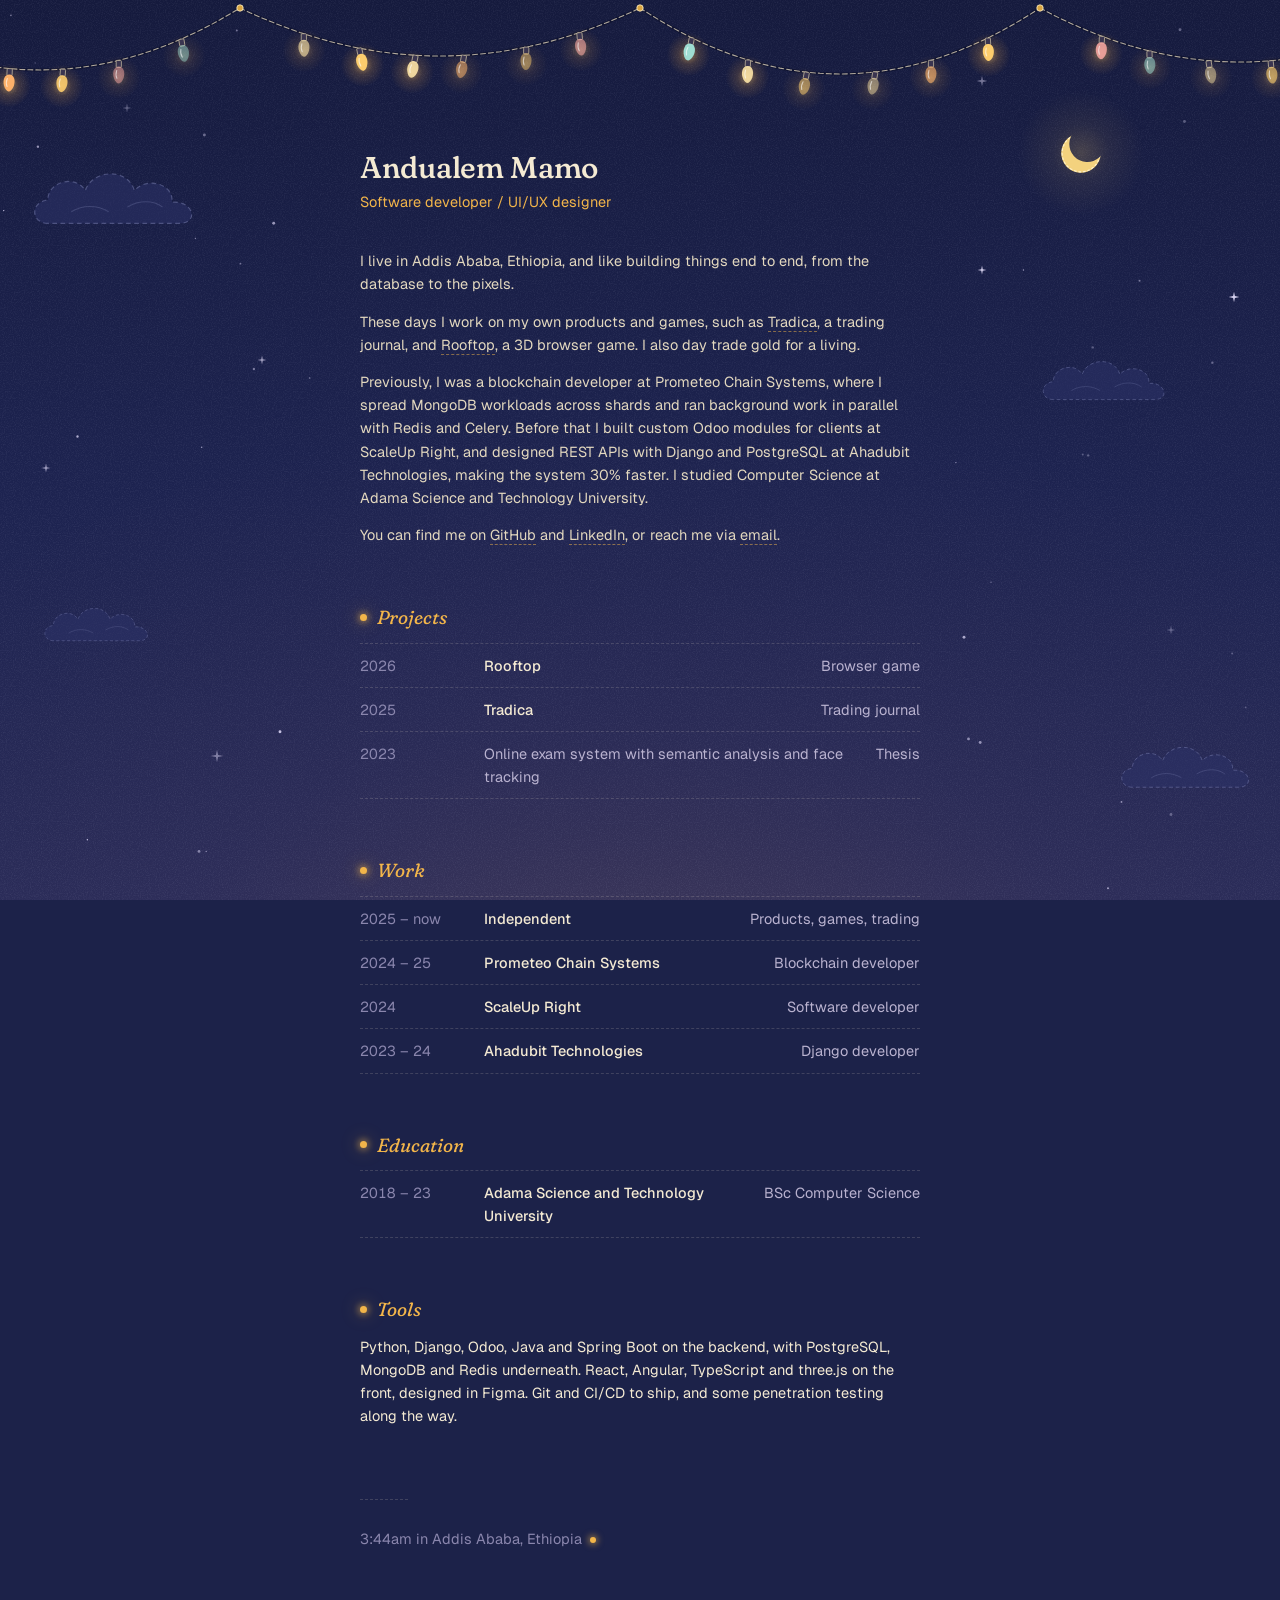
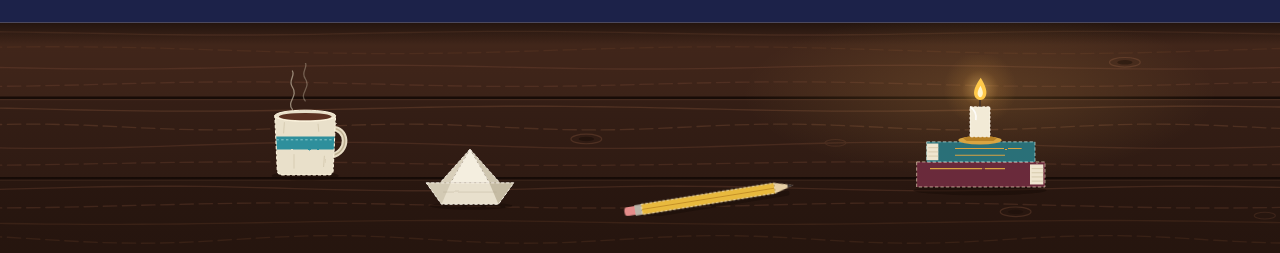
<file: index.html>
<!doctype html>
<html lang="en">
<head>
  <meta charset="utf-8">
  <meta name="viewport" content="width=device-width, initial-scale=1">
  <title>Andualem Mamo</title>
  <meta name="description" content="Andualem Mamo is a software developer and UI/UX designer in Addis Ababa, Ethiopia, who builds his own products and games and day trades gold.">
  <meta property="og:title" content="Andualem Mamo">
  <meta property="og:description" content="Software developer and UI/UX designer in Addis Ababa. Backend systems, Tradica and Rooftop.">
  <meta property="og:type" content="website">
  <meta property="og:image" content="/images/rooftop/title.webp">
  <meta name="theme-color" content="#1c2249">
  <link rel="icon" href="/favicon.svg" type="image/svg+xml">
  <link rel="preconnect" href="https://fonts.googleapis.com">
  <link rel="preconnect" href="https://fonts.gstatic.com" crossorigin>
  <link href="https://fonts.googleapis.com/css2?family=Fraunces:ital,opsz,wght,SOFT,WONK@0,9..144,400..500,0..100,0..1;1,9..144,400..500,0..100,0..1&family=Geist:wght@400;500&display=swap" rel="stylesheet">
  <link rel="stylesheet" href="/styles.css">
</head>
<body>
  <div class="lights" aria-hidden="true"></div>
  <main>
    <header class="intro">
      <h1>Andualem Mamo</h1>
      <p class="sub">Software developer / UI/UX designer</p>
    </header>

    <div class="bio">
      <p>I live in Addis Ababa, Ethiopia, and like building things end to end, from the database to the pixels.</p>
      <p>These days I work on my own products and games, such as <a href="/tradica/">Tradica</a>, a trading journal, and <a href="/rooftop/">Rooftop</a>, a 3D browser game. I also day trade gold for a living.</p>
      <p>Previously, I was a blockchain developer at Prometeo Chain Systems, where I spread MongoDB workloads across shards and ran background work in parallel with Redis and Celery. Before that I built custom Odoo modules for clients at ScaleUp Right, and designed REST APIs with Django and PostgreSQL at Ahadubit Technologies, making the system 30% faster. I studied Computer Science at Adama Science and Technology University.</p>
      <p>You can find me on <a href="https://github.com/andualem1414" target="_blank" rel="noopener">GitHub</a> and <a href="https://www.linkedin.com/in/andualem1414/" target="_blank" rel="noopener">LinkedIn</a>, or reach me via <a href="mailto:andualem1414@gmail.com">email</a>.</p>
    </div>

    <section aria-labelledby="projects">
      <h2 class="section-title" id="projects">Projects</h2>
      <ul class="list">
        <li>
          <a class="row" href="/rooftop/">
            <span class="when">2026</span>
            <span class="what">Rooftop</span>
            <span class="aside">Browser game</span>
          </a>
        </li>
        <li>
          <a class="row" href="/tradica/">
            <span class="when">2025</span>
            <span class="what">Tradica</span>
            <span class="aside">Trading journal</span>
          </a>
        </li>
        <li>
          <div class="row quiet">
            <span class="when">2023</span>
            <span class="what">Online exam system with semantic analysis and face tracking</span>
            <span class="aside">Thesis</span>
          </div>
        </li>
      </ul>
    </section>

    <section aria-labelledby="work">
      <h2 class="section-title" id="work">Work</h2>
      <ul class="list">
        <li>
          <div class="row">
            <span class="when">2025 – now</span>
            <span class="what">Independent</span>
            <span class="aside">Products, games, trading</span>
          </div>
        </li>
        <li>
          <div class="row">
            <span class="when">2024 – 25</span>
            <span class="what">Prometeo Chain Systems</span>
            <span class="aside">Blockchain developer</span>
          </div>
        </li>
        <li>
          <div class="row">
            <span class="when">2024</span>
            <span class="what">ScaleUp Right</span>
            <span class="aside">Software developer</span>
          </div>
        </li>
        <li>
          <div class="row">
            <span class="when">2023 – 24</span>
            <span class="what">Ahadubit Technologies</span>
            <span class="aside">Django developer</span>
          </div>
        </li>
      </ul>
    </section>

    <section aria-labelledby="education">
      <h2 class="section-title" id="education">Education</h2>
      <ul class="list">
        <li>
          <div class="row">
            <span class="when">2018 – 23</span>
            <span class="what">Adama Science and Technology University</span>
            <span class="aside">BSc Computer Science</span>
          </div>
        </li>
      </ul>
    </section>

    <section aria-labelledby="tools">
      <h2 class="section-title" id="tools">Tools</h2>
      <p>Python, Django, Odoo, Java and Spring Boot on the backend, with PostgreSQL, MongoDB and Redis underneath. React, Angular, TypeScript and three.js on the front, designed in Figma. Git and CI/CD to ship, and some penetration testing along the way.</p>
    </section>

    <footer>
      <p><span data-clock>–</span> in Addis Ababa, Ethiopia<span class="dot" aria-hidden="true"></span></p>
    </footer>
  </main>
  <div class="desk" aria-hidden="true"></div>
  <script src="/script.js" defer></script>
</body>
</html>
</file>
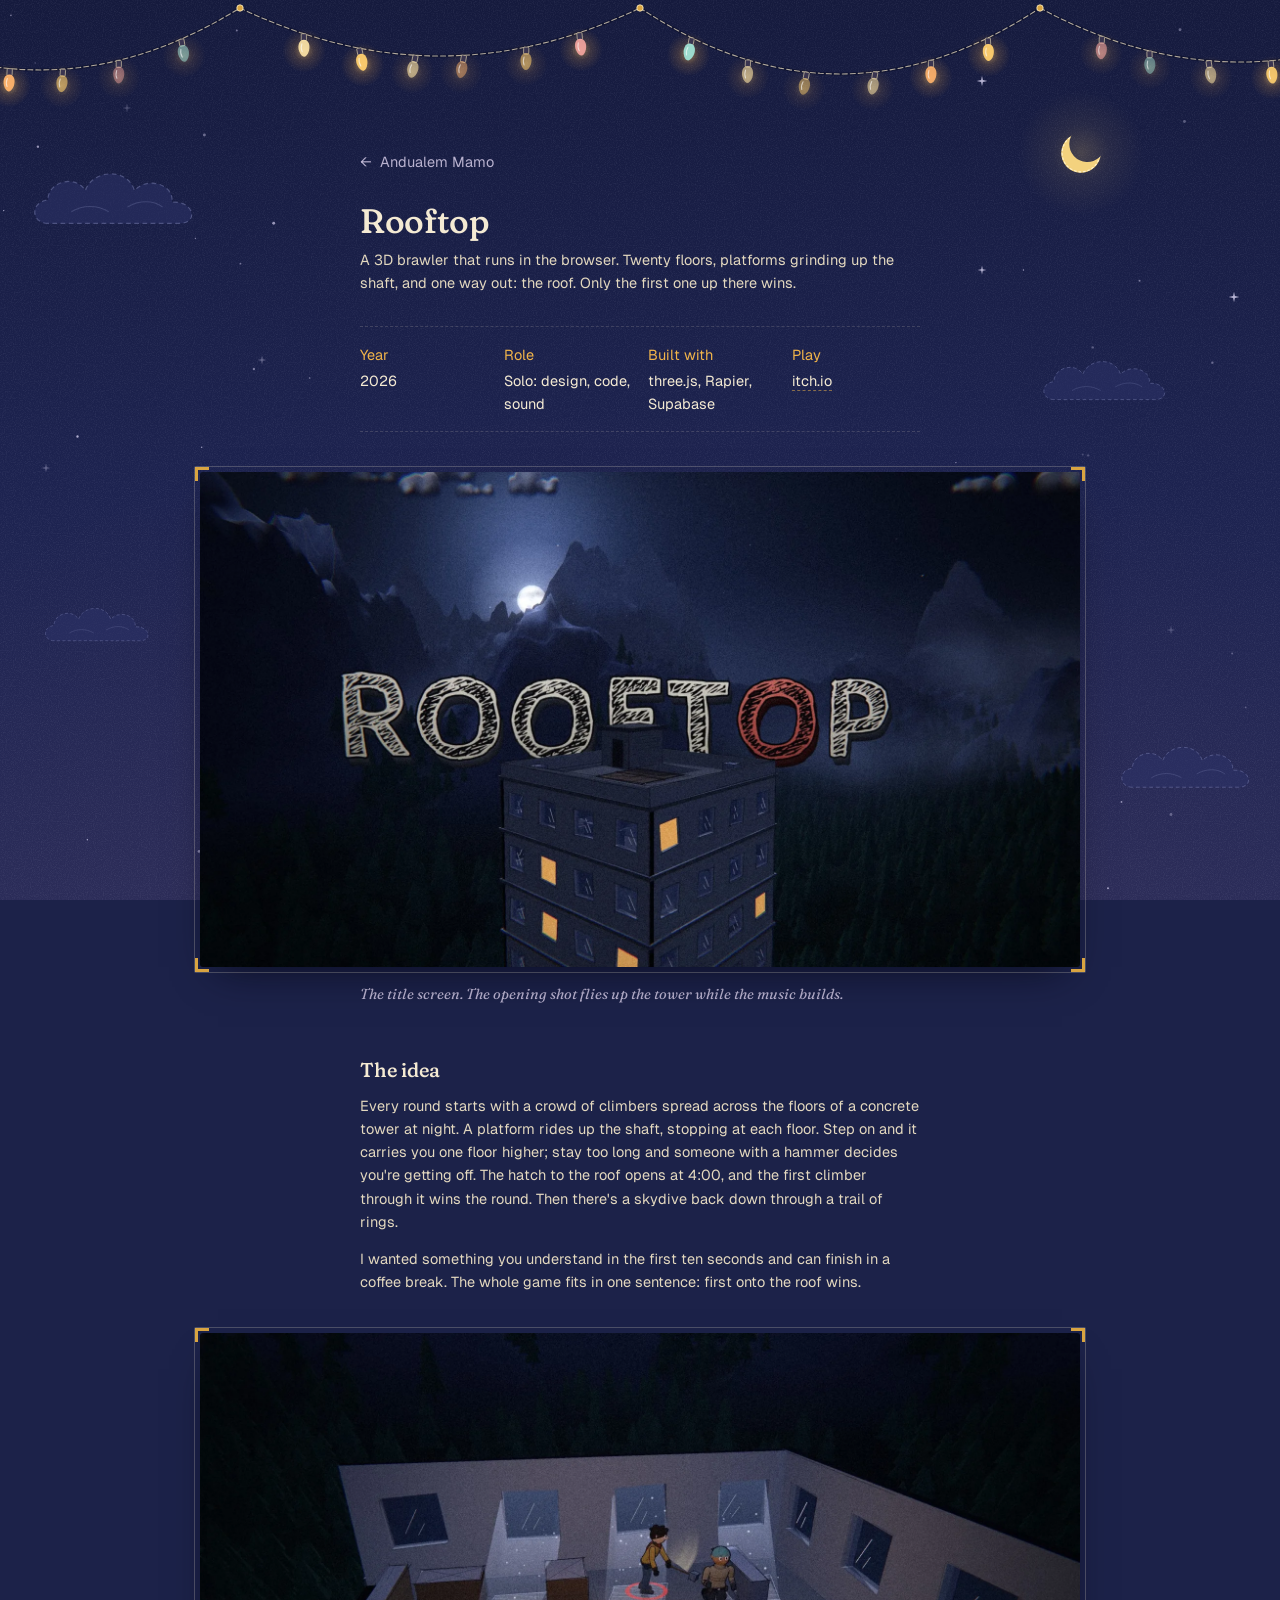
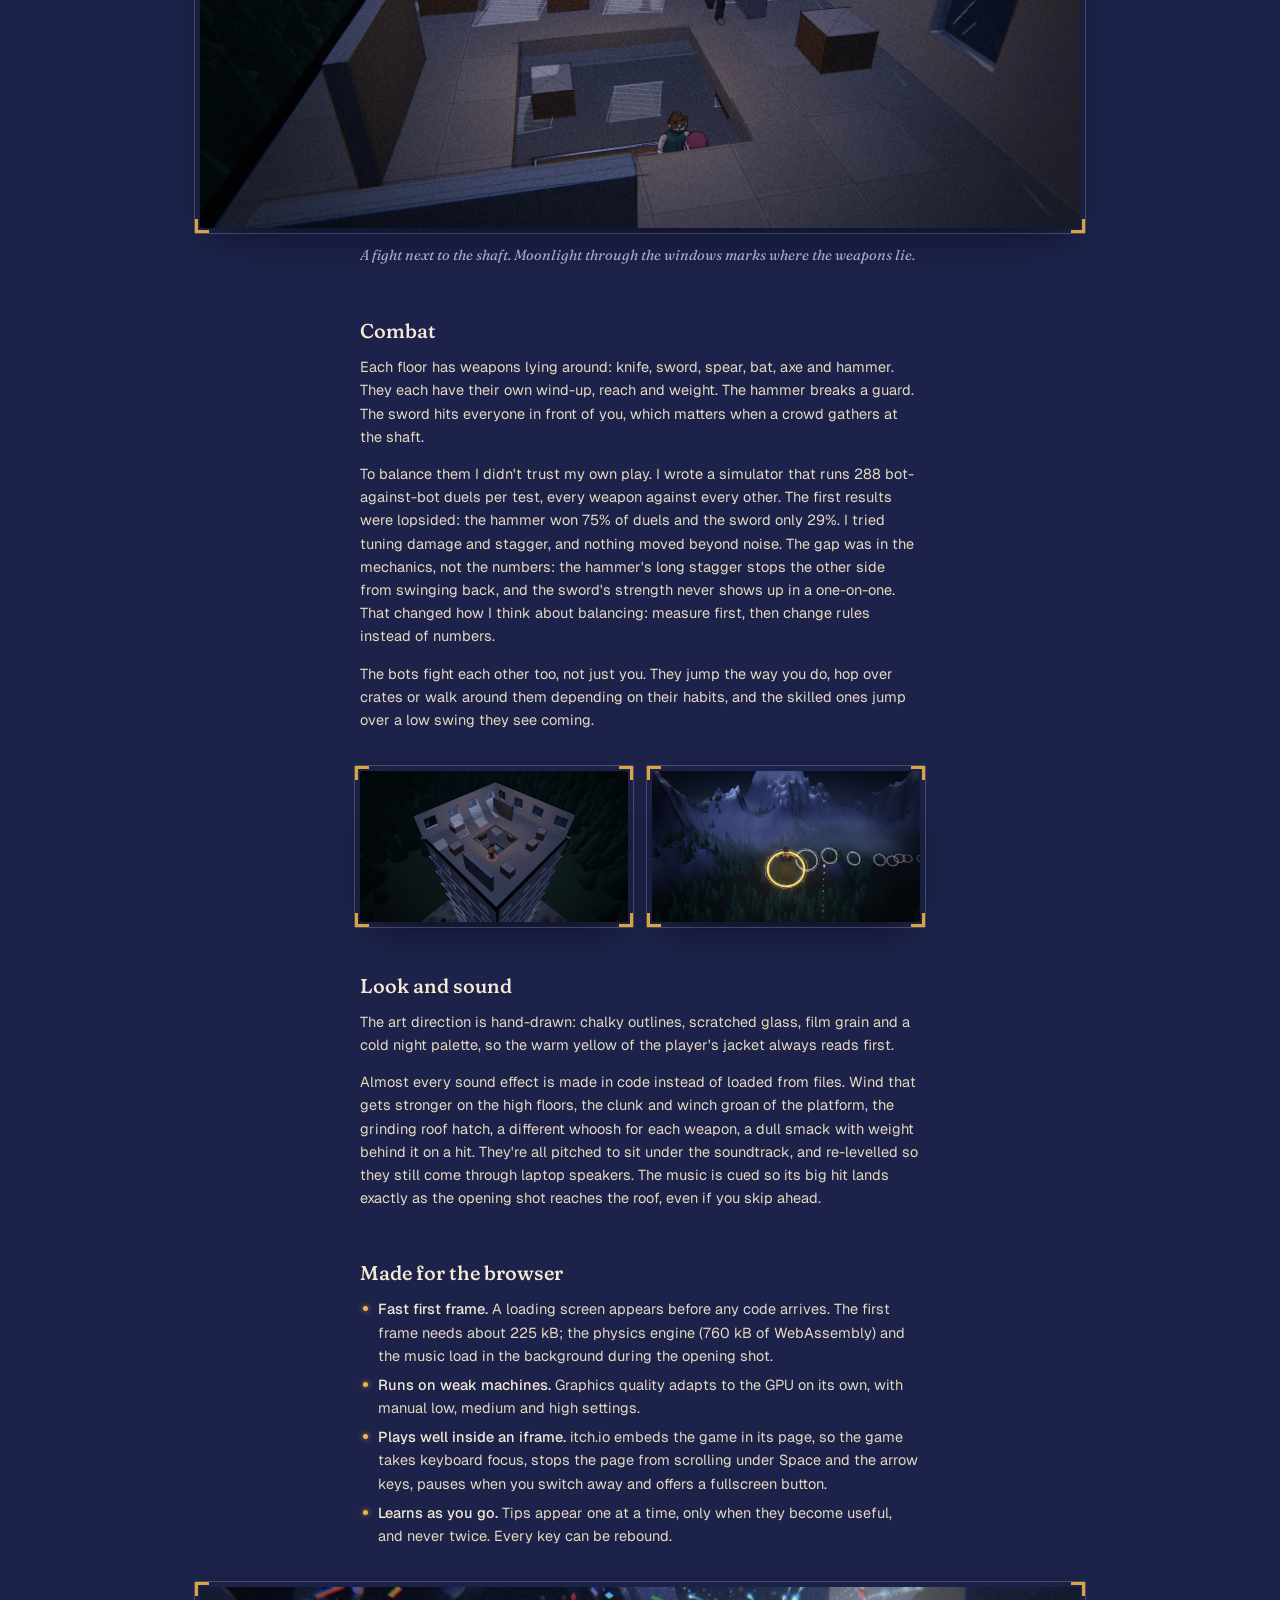
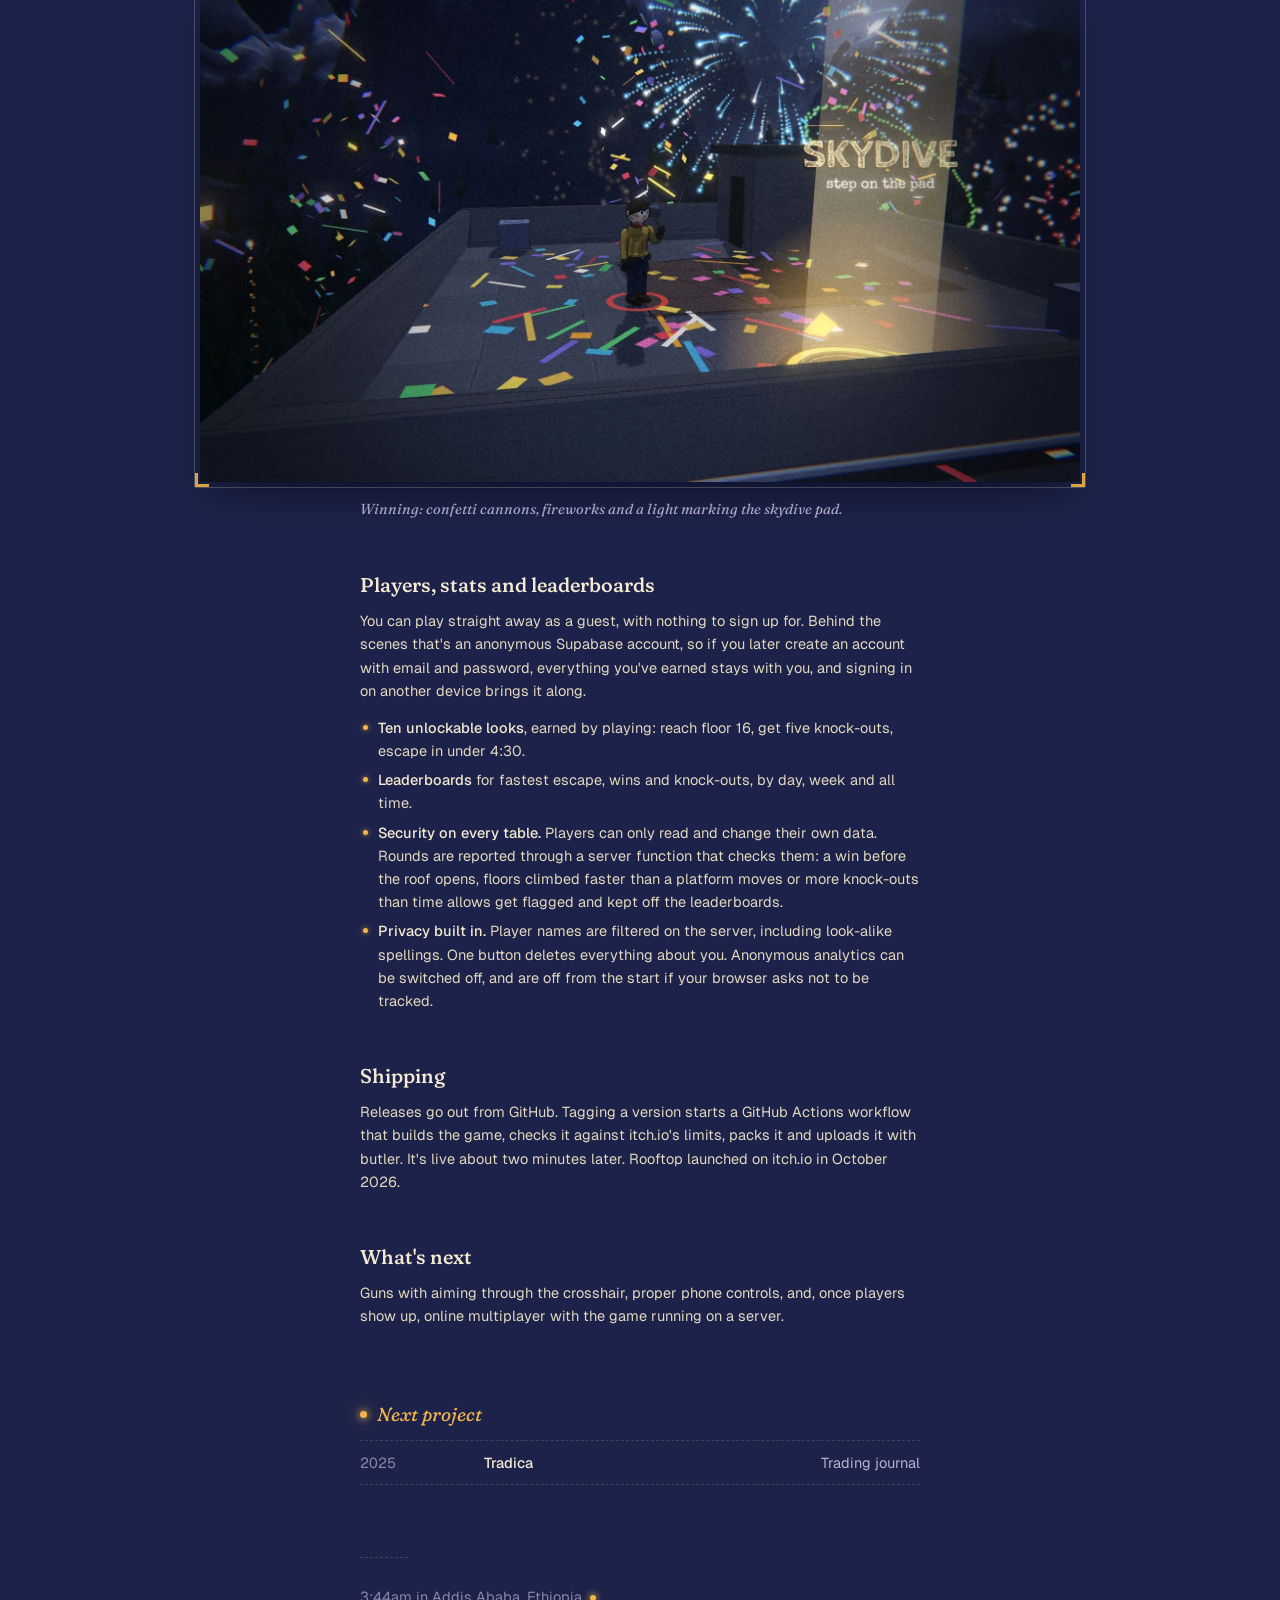
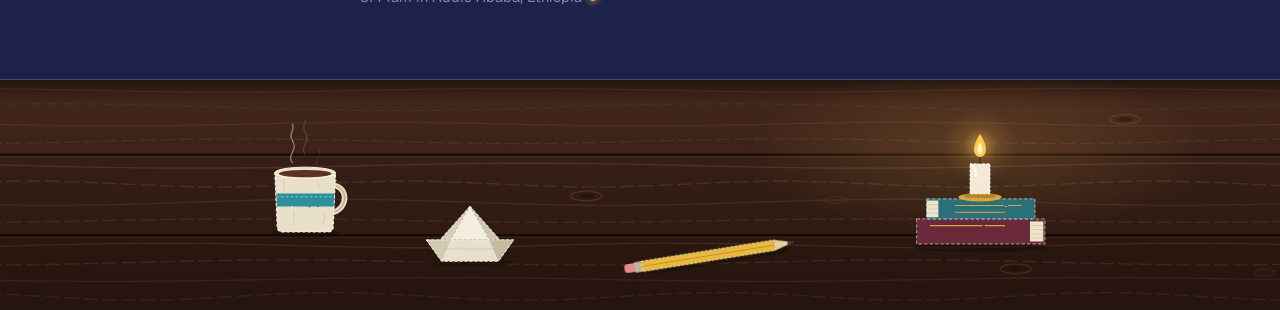
<file: rooftop/index.html>
<!doctype html>
<html lang="en">
<head>
  <meta charset="utf-8">
  <meta name="viewport" content="width=device-width, initial-scale=1">
  <title>Rooftop · Andualem Mamo</title>
  <meta name="description" content="Rooftop is a 3D browser brawler built with three.js: twenty floors, rising platforms, and only the first one onto the roof wins.">
  <meta property="og:title" content="Rooftop">
  <meta property="og:description" content="A 3D browser brawler. Twenty floors, rising platforms, first onto the roof wins.">
  <meta property="og:type" content="article">
  <meta property="og:image" content="/images/rooftop/title.webp">
  <meta name="theme-color" content="#1c2249">
  <link rel="icon" href="/favicon.svg" type="image/svg+xml">
  <link rel="preconnect" href="https://fonts.googleapis.com">
  <link rel="preconnect" href="https://fonts.gstatic.com" crossorigin>
  <link href="https://fonts.googleapis.com/css2?family=Fraunces:ital,opsz,wght,SOFT,WONK@0,9..144,400..500,0..100,0..1;1,9..144,400..500,0..100,0..1&family=Geist:wght@400;500&display=swap" rel="stylesheet">
  <link rel="stylesheet" href="/styles.css">
</head>
<body>
  <div class="lights" aria-hidden="true"></div>
  <main>
    <a class="back" href="/">Andualem Mamo</a>

    <header class="project-head">
      <h1>Rooftop</h1>
      <p class="lede">A 3D brawler that runs in the browser. Twenty floors, platforms grinding up the shaft, and one way out: the roof. Only the first one up there wins.</p>
    </header>

    <dl class="facts">
      <div><dt>Year</dt><dd>2026</dd></div>
      <div><dt>Role</dt><dd>Solo: design, code, sound</dd></div>
      <div><dt>Built with</dt><dd>three.js, Rapier, Supabase</dd></div>
      <div><dt>Play</dt><dd><a href="https://imaginatingg.itch.io/rooftop" target="_blank" rel="noopener">itch.io</a></dd></div>
    </dl>

    <figure class="wide">
      <button type="button" data-full="/images/rooftop/title.webp" aria-label="View the title screen full size">
        <img src="/images/rooftop/title.webp" width="1800" height="1012" alt="The Rooftop title, drawn in chalk letters over a concrete tower at night with mountains and a full moon behind it.">
      </button>
      <figcaption>The title screen. The opening shot flies up the tower while the music builds.</figcaption>
    </figure>

    <div class="prose">
      <h2>The idea</h2>
      <p>Every round starts with a crowd of climbers spread across the floors of a concrete tower at night. A platform rides up the shaft, stopping at each floor. Step on and it carries you one floor higher; stay too long and someone with a hammer decides you're getting off. The hatch to the roof opens at 4:00, and the first climber through it wins the round. Then there's a skydive back down through a trail of rings.</p>
      <p>I wanted something you understand in the first ten seconds and can finish in a coffee break. The whole game fits in one sentence: first onto the roof wins.</p>

      <figure class="wide">
        <button type="button" data-full="/images/rooftop/fight.webp" aria-label="View the fight screenshot full size">
          <img src="/images/rooftop/fight.webp" width="1800" height="1012" alt="Top-down view of a tower floor. The player in a yellow jacket swings a hammer at a bot while two more climbers wait at the platform shaft." loading="lazy">
        </button>
        <figcaption>A fight next to the shaft. Moonlight through the windows marks where the weapons lie.</figcaption>
      </figure>

      <h2>Combat</h2>
      <p>Each floor has weapons lying around: knife, sword, spear, bat, axe and hammer. They each have their own wind-up, reach and weight. The hammer breaks a guard. The sword hits everyone in front of you, which matters when a crowd gathers at the shaft.</p>
      <p>To balance them I didn't trust my own play. I wrote a simulator that runs 288 bot-against-bot duels per test, every weapon against every other. The first results were lopsided: the hammer won 75% of duels and the sword only 29%. I tried tuning damage and stagger, and nothing moved beyond noise. The gap was in the mechanics, not the numbers: the hammer's long stagger stops the other side from swinging back, and the sword's strength never shows up in a one-on-one. That changed how I think about balancing: measure first, then change rules instead of numbers.</p>
      <p>The bots fight each other too, not just you. They jump the way you do, hop over crates or walk around them depending on their habits, and the skilled ones jump over a low swing they see coming.</p>

      <div class="pair">
        <figure>
          <button type="button" data-full="/images/rooftop/floor.webp" aria-label="View the floor screenshot full size">
            <img src="/images/rooftop/floor.webp" width="1800" height="1012" alt="Bird's-eye view of a single floor with crates, a low wall and the open shaft in the middle." loading="lazy">
          </button>
        </figure>
        <figure>
          <button type="button" data-full="/images/rooftop/skydive.webp" aria-label="View the skydive screenshot full size">
            <img src="/images/rooftop/skydive.webp" width="1800" height="1012" alt="The winner skydiving towards a glowing yellow ring above a dark pine forest, with a line of rings leading away." loading="lazy">
          </button>
        </figure>
      </div>

      <h2>Look and sound</h2>
      <p>The art direction is hand-drawn: chalky outlines, scratched glass, film grain and a cold night palette, so the warm yellow of the player's jacket always reads first.</p>
      <p>Almost every sound effect is made in code instead of loaded from files. Wind that gets stronger on the high floors, the clunk and winch groan of the platform, the grinding roof hatch, a different whoosh for each weapon, a dull smack with weight behind it on a hit. They're all pitched to sit under the soundtrack, and re-levelled so they still come through laptop speakers. The music is cued so its big hit lands exactly as the opening shot reaches the roof, even if you skip ahead.</p>

      <h2>Made for the browser</h2>
      <ul>
        <li><strong>Fast first frame.</strong> A loading screen appears before any code arrives. The first frame needs about 225 kB; the physics engine (760 kB of WebAssembly) and the music load in the background during the opening shot.</li>
        <li><strong>Runs on weak machines.</strong> Graphics quality adapts to the GPU on its own, with manual low, medium and high settings.</li>
        <li><strong>Plays well inside an iframe.</strong> itch.io embeds the game in its page, so the game takes keyboard focus, stops the page from scrolling under Space and the arrow keys, pauses when you switch away and offers a fullscreen button.</li>
        <li><strong>Learns as you go.</strong> Tips appear one at a time, only when they become useful, and never twice. Every key can be rebound.</li>
      </ul>

      <figure class="wide">
        <button type="button" data-full="/images/rooftop/roof.webp" aria-label="View the roof screenshot full size">
          <img src="/images/rooftop/roof.webp" width="1800" height="1012" alt="The winner on the roof surrounded by confetti and fireworks, with a beam of light marking the skydive pad." loading="lazy">
        </button>
        <figcaption>Winning: confetti cannons, fireworks and a light marking the skydive pad.</figcaption>
      </figure>

      <h2>Players, stats and leaderboards</h2>
      <p>You can play straight away as a guest, with nothing to sign up for. Behind the scenes that's an anonymous Supabase account, so if you later create an account with email and password, everything you've earned stays with you, and signing in on another device brings it along.</p>
      <ul>
        <li><strong>Ten unlockable looks</strong>, earned by playing: reach floor 16, get five knock-outs, escape in under 4:30.</li>
        <li><strong>Leaderboards</strong> for fastest escape, wins and knock-outs, by day, week and all time.</li>
        <li><strong>Security on every table.</strong> Players can only read and change their own data. Rounds are reported through a server function that checks them: a win before the roof opens, floors climbed faster than a platform moves or more knock-outs than time allows get flagged and kept off the leaderboards.</li>
        <li><strong>Privacy built in.</strong> Player names are filtered on the server, including look-alike spellings. One button deletes everything about you. Anonymous analytics can be switched off, and are off from the start if your browser asks not to be tracked.</li>
      </ul>

      <h2>Shipping</h2>
      <p>Releases go out from GitHub. Tagging a version starts a GitHub Actions workflow that builds the game, checks it against itch.io's limits, packs it and uploads it with butler. It's live about two minutes later. Rooftop launched on itch.io in October 2026.</p>

      <h2>What's next</h2>
      <p>Guns with aiming through the crosshair, proper phone controls, and, once players show up, online multiplayer with the game running on a server.</p>
    </div>

    <section class="next" aria-labelledby="next">
      <h2 class="section-title" id="next">Next project</h2>
      <ul class="list">
        <li>
          <a class="row" href="/tradica/">
            <span class="when">2025</span>
            <span class="what">Tradica</span>
            <span class="aside">Trading journal</span>
          </a>
        </li>
      </ul>
    </section>

    <footer>
      <p><span data-clock>–</span> in Addis Ababa, Ethiopia<span class="dot" aria-hidden="true"></span></p>
    </footer>
  </main>
  <div class="desk" aria-hidden="true"></div>
  <script src="/script.js" defer></script>
</body>
</html>
</file>
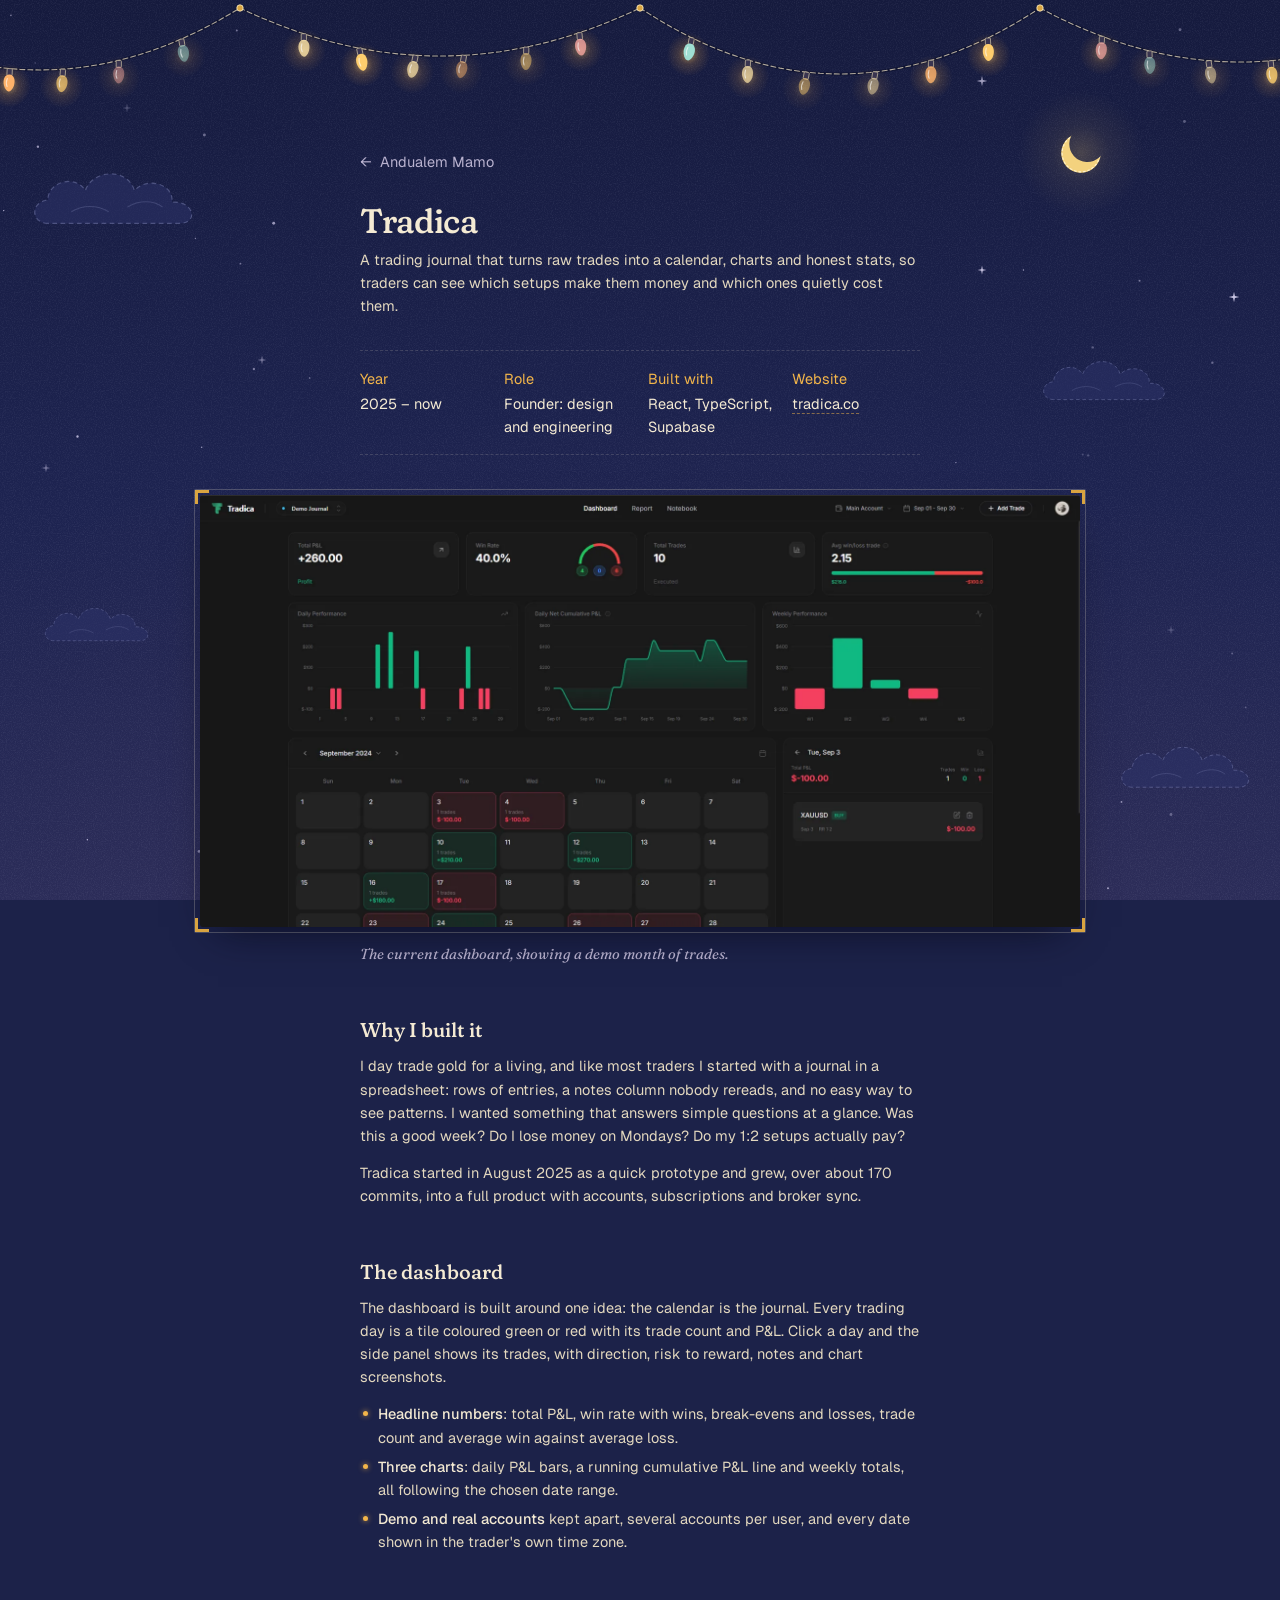
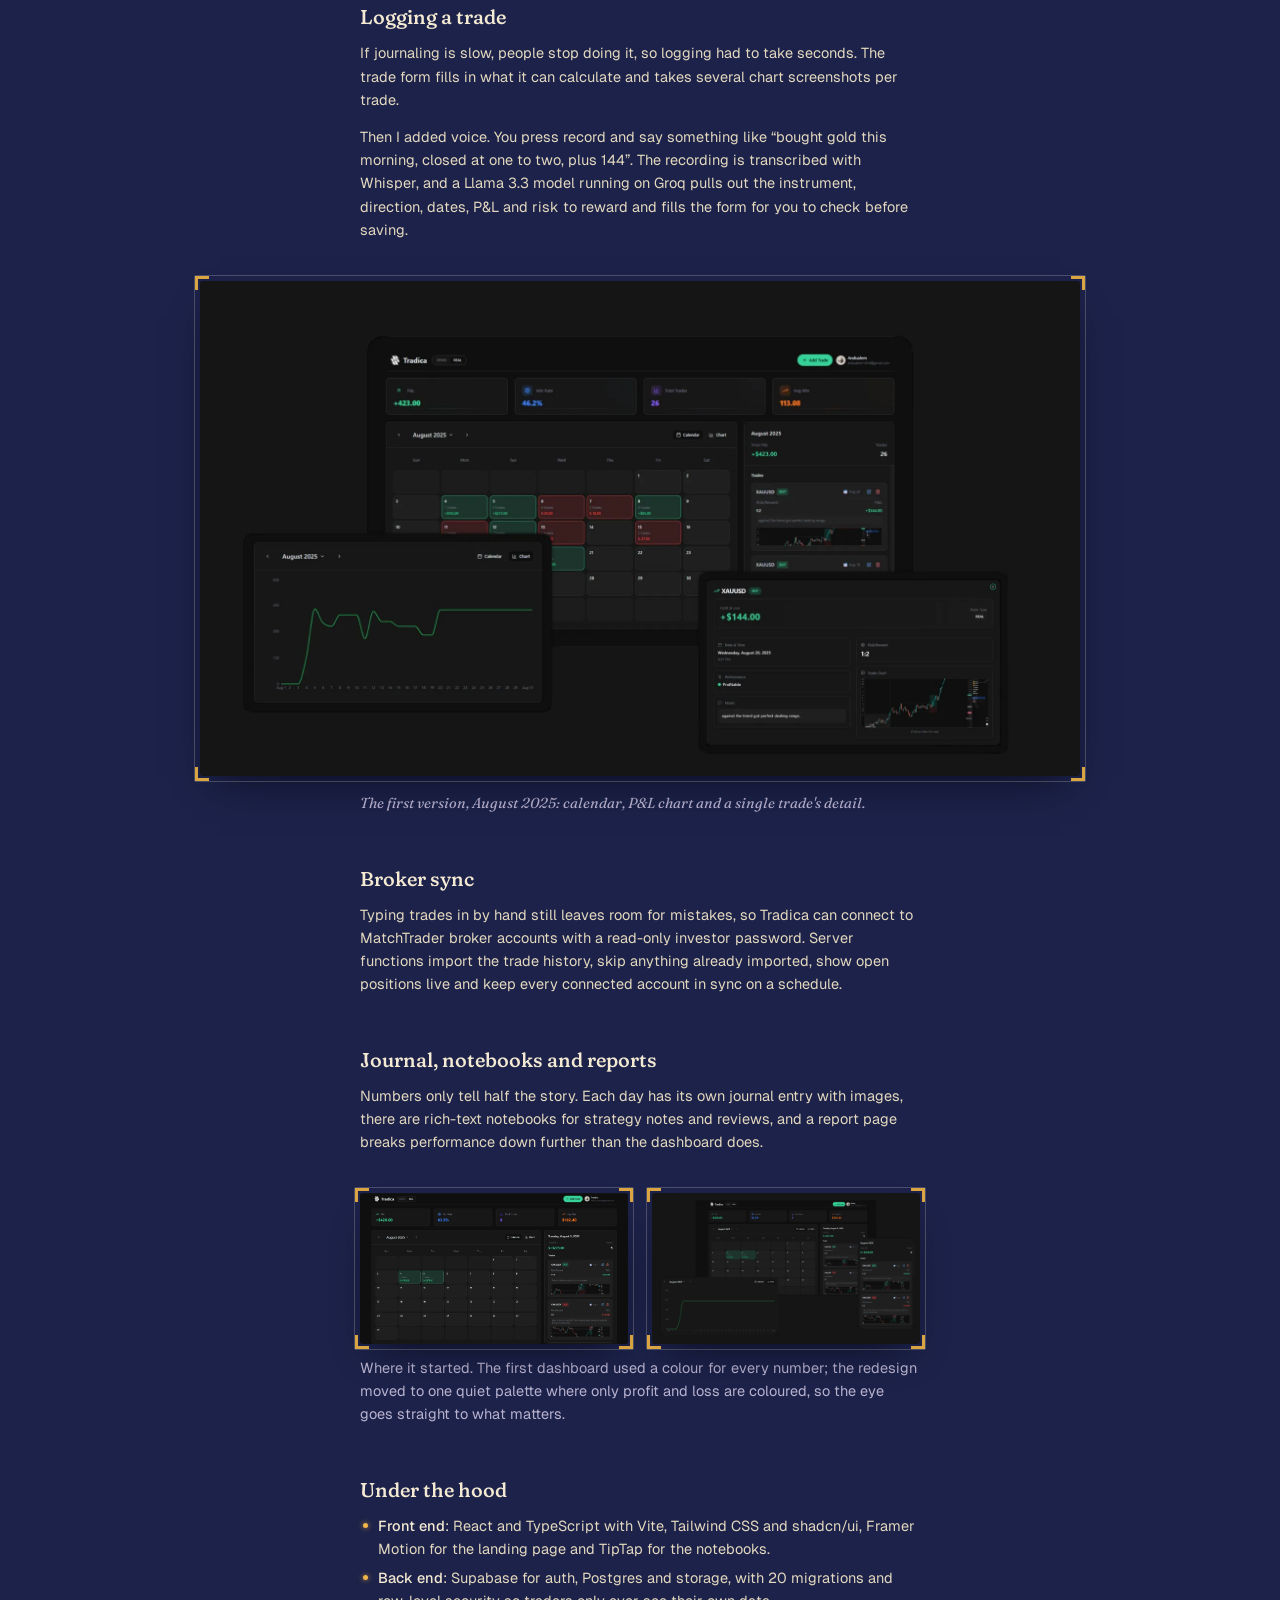
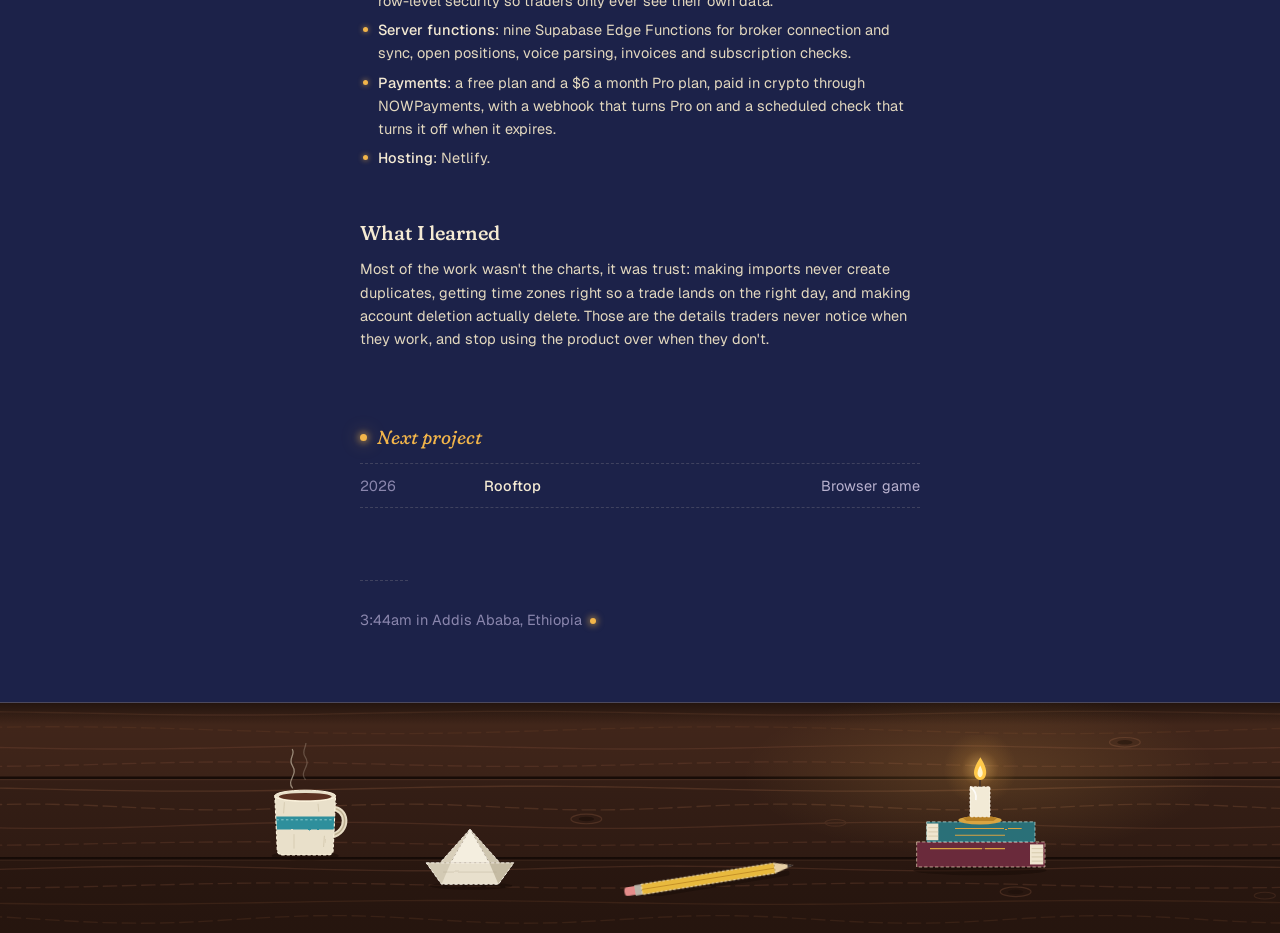
<file: tradica/index.html>
<!doctype html>
<html lang="en">
<head>
  <meta charset="utf-8">
  <meta name="viewport" content="width=device-width, initial-scale=1">
  <title>Tradica · Andualem Mamo</title>
  <meta name="description" content="Tradica is a trading journal that turns raw trades into a calendar, charts and stats, with voice logging and broker sync.">
  <meta property="og:title" content="Tradica">
  <meta property="og:description" content="A trading journal that shows which trades actually make you money.">
  <meta property="og:type" content="article">
  <meta property="og:image" content="/images/tradica/overview.webp">
  <meta name="theme-color" content="#1c2249">
  <link rel="icon" href="/favicon.svg" type="image/svg+xml">
  <link rel="preconnect" href="https://fonts.googleapis.com">
  <link rel="preconnect" href="https://fonts.gstatic.com" crossorigin>
  <link href="https://fonts.googleapis.com/css2?family=Fraunces:ital,opsz,wght,SOFT,WONK@0,9..144,400..500,0..100,0..1;1,9..144,400..500,0..100,0..1&family=Geist:wght@400;500&display=swap" rel="stylesheet">
  <link rel="stylesheet" href="/styles.css">
</head>
<body>
  <div class="lights" aria-hidden="true"></div>
  <main>
    <a class="back" href="/">Andualem Mamo</a>

    <header class="project-head">
      <h1>Tradica</h1>
      <p class="lede">A trading journal that turns raw trades into a calendar, charts and honest stats, so traders can see which setups make them money and which ones quietly cost them.</p>
    </header>

    <dl class="facts">
      <div><dt>Year</dt><dd>2025 – now</dd></div>
      <div><dt>Role</dt><dd>Founder: design and engineering</dd></div>
      <div><dt>Built with</dt><dd>React, TypeScript, Supabase</dd></div>
      <div><dt>Website</dt><dd><a href="https://tradica.co" target="_blank" rel="noopener">tradica.co</a></dd></div>
    </dl>

    <figure class="wide">
      <button type="button" data-full="/images/tradica/dashboard.webp" aria-label="View the dashboard full size">
        <img src="/images/tradica/dashboard.webp" width="1800" height="884" alt="The Tradica dashboard: total P&amp;L, win rate gauge, trade count and average win/loss at the top, three performance charts below, and a calendar with green and red trading days next to the trades for the selected day.">
      </button>
      <figcaption>The current dashboard, showing a demo month of trades.</figcaption>
    </figure>

    <div class="prose">
      <h2>Why I built it</h2>
      <p>I day trade gold for a living, and like most traders I started with a journal in a spreadsheet: rows of entries, a notes column nobody rereads, and no easy way to see patterns. I wanted something that answers simple questions at a glance. Was this a good week? Do I lose money on Mondays? Do my 1:2 setups actually pay?</p>
      <p>Tradica started in August 2025 as a quick prototype and grew, over about 170 commits, into a full product with accounts, subscriptions and broker sync.</p>

      <h2>The dashboard</h2>
      <p>The dashboard is built around one idea: the calendar is the journal. Every trading day is a tile coloured green or red with its trade count and P&amp;L. Click a day and the side panel shows its trades, with direction, risk to reward, notes and chart screenshots.</p>
      <ul>
        <li><strong>Headline numbers</strong>: total P&amp;L, win rate with wins, break-evens and losses, trade count and average win against average loss.</li>
        <li><strong>Three charts</strong>: daily P&amp;L bars, a running cumulative P&amp;L line and weekly totals, all following the chosen date range.</li>
        <li><strong>Demo and real accounts</strong> kept apart, several accounts per user, and every date shown in the trader's own time zone.</li>
      </ul>

      <h2>Logging a trade</h2>
      <p>If journaling is slow, people stop doing it, so logging had to take seconds. The trade form fills in what it can calculate and takes several chart screenshots per trade.</p>
      <p>Then I added voice. You press record and say something like “bought gold this morning, closed at one to two, plus 144”. The recording is transcribed with Whisper, and a Llama 3.3 model running on Groq pulls out the instrument, direction, dates, P&amp;L and risk to reward and fills the form for you to check before saving.</p>

      <figure class="wide">
        <button type="button" data-full="/images/tradica/overview.webp" aria-label="View the overview full size">
          <img src="/images/tradica/overview.webp" width="1800" height="1012" alt="Three screens from the first version of Tradica: the calendar month view, the cumulative P&amp;L chart and a trade detail card for a profitable XAUUSD buy with its chart screenshot." loading="lazy">
        </button>
        <figcaption>The first version, August 2025: calendar, P&amp;L chart and a single trade's detail.</figcaption>
      </figure>

      <h2>Broker sync</h2>
      <p>Typing trades in by hand still leaves room for mistakes, so Tradica can connect to MatchTrader broker accounts with a read-only investor password. Server functions import the trade history, skip anything already imported, show open positions live and keep every connected account in sync on a schedule.</p>

      <h2>Journal, notebooks and reports</h2>
      <p>Numbers only tell half the story. Each day has its own journal entry with images, there are rich-text notebooks for strategy notes and reviews, and a report page breaks performance down further than the dashboard does.</p>

      <div class="pair">
        <figure>
          <button type="button" data-full="/images/tradica/v1-dashboard.webp" aria-label="View the first dashboard full size">
            <img src="/images/tradica/v1-dashboard.webp" width="1800" height="887" alt="The first Tradica dashboard with four coloured stat cards above a calendar and a list of the day's trades." loading="lazy">
          </button>
        </figure>
        <figure>
          <button type="button" data-full="/images/tradica/v1-devices.webp" aria-label="View the first version on several screens full size">
            <img src="/images/tradica/v1-devices.webp" width="1280" height="720" alt="The first version of Tradica on a desktop, a chart panel and a narrow trade list." loading="lazy">
          </button>
        </figure>
      </div>
      <p>Where it started. The first dashboard used a colour for every number; the redesign moved to one quiet palette where only profit and loss are coloured, so the eye goes straight to what matters.</p>

      <h2>Under the hood</h2>
      <ul>
        <li><strong>Front end</strong>: React and TypeScript with Vite, Tailwind CSS and shadcn/ui, Framer Motion for the landing page and TipTap for the notebooks.</li>
        <li><strong>Back end</strong>: Supabase for auth, Postgres and storage, with 20 migrations and row-level security so traders only ever see their own data.</li>
        <li><strong>Server functions</strong>: nine Supabase Edge Functions for broker connection and sync, open positions, voice parsing, invoices and subscription checks.</li>
        <li><strong>Payments</strong>: a free plan and a $6 a month Pro plan, paid in crypto through NOWPayments, with a webhook that turns Pro on and a scheduled check that turns it off when it expires.</li>
        <li><strong>Hosting</strong>: Netlify.</li>
      </ul>

      <h2>What I learned</h2>
      <p>Most of the work wasn't the charts, it was trust: making imports never create duplicates, getting time zones right so a trade lands on the right day, and making account deletion actually delete. Those are the details traders never notice when they work, and stop using the product over when they don't.</p>
    </div>

    <section class="next" aria-labelledby="next">
      <h2 class="section-title" id="next">Next project</h2>
      <ul class="list">
        <li>
          <a class="row" href="/rooftop/">
            <span class="when">2026</span>
            <span class="what">Rooftop</span>
            <span class="aside">Browser game</span>
          </a>
        </li>
      </ul>
    </section>

    <footer>
      <p><span data-clock>–</span> in Addis Ababa, Ethiopia<span class="dot" aria-hidden="true"></span></p>
    </footer>
  </main>
  <div class="desk" aria-hidden="true"></div>
  <script src="/script.js" defer></script>
</body>
</html>
</file>
<file: styles.css>
:root {
  --bg: #1c2249;
  --night: #141838;
  --text: #f4ead3;
  --soft: #e3d8bf;
  --muted: #b9b2cf;
  --faint: #8a86ad;
  --rule: rgba(244, 234, 211, 0.16);
  --underline: rgba(242, 181, 74, 0.5);
  --amber: #f2b54a;
  --gold: #d9a441;
  --teal: #3fa3b0;
  --column: 560px;
  --wide: 880px;
  --serif: "Fraunces", ui-serif, Georgia, serif;
  color-scheme: dark;
}

*,
*::before,
*::after {
  box-sizing: border-box;
}

html {
  -webkit-text-size-adjust: 100%;
  text-size-adjust: 100%;
  background: var(--night);
}

body {
  margin: 0;
  min-height: 100vh;
  display: flex;
  flex-direction: column;
  position: relative;
  isolation: isolate;
  overflow-x: clip;
  background: var(--bg);
  color: var(--text);
  font-family: "Geist", ui-sans-serif, system-ui, -apple-system, "Segoe UI", sans-serif;
  font-size: 14.5px;
  line-height: 1.6;
  font-weight: 400;
  -webkit-font-smoothing: antialiased;
  -moz-osx-font-smoothing: grayscale;
  text-rendering: optimizeLegibility;
}

::selection {
  background: var(--amber);
  color: var(--night);
}

/* Night sky, string lights and the desk */

body::before {
  content: "";
  position: fixed;
  inset: 0;
  z-index: -1;
  background: var(--bg) url("/images/decor/sky.svg?v=2") center / cover no-repeat;
}

.lights {
  position: absolute;
  top: 0;
  left: 0;
  right: 0;
  height: 170px;
  background: url("/images/decor/lights.svg") center top / auto 170px repeat-x;
  pointer-events: none;
}

.desk {
  position: relative;
  height: 230px;
  margin-top: auto;
  background:
    url("/images/decor/mug.svg") calc(50% - 330px) 40px / 96px auto no-repeat,
    url("/images/decor/boat.svg") calc(50% - 170px) 120px / 100px auto no-repeat,
    url("/images/decor/pencil.svg") calc(50% + 70px) 158px / 190px auto no-repeat,
    url("/images/decor/candle.svg") calc(50% + 340px) 32px / 150px auto no-repeat,
    radial-gradient(ellipse 340px 120px at calc(50% + 340px) 70px, rgba(255, 190, 90, 0.16), transparent 70%),
    linear-gradient(rgba(10, 6, 4, 0.55), transparent 22px),
    url("/images/decor/wood.svg?v=2") center top / cover no-repeat,
    #3a2118;
  pointer-events: none;
}

.desk::before {
  content: "";
  position: absolute;
  left: 0;
  right: 0;
  top: -1px;
  border-top: 1px solid rgba(255, 214, 160, 0.22);
}

main {
  width: 100%;
  max-width: calc(var(--column) + 48px);
  margin: 0 auto;
  padding: 150px 24px 72px;
}

p {
  margin: 0 0 14px;
}

a {
  color: inherit;
  text-decoration: underline;
  text-decoration-color: var(--underline);
  text-decoration-style: dashed;
  text-decoration-thickness: 1px;
  text-underline-offset: 4px;
  transition: color 0.15s ease, text-decoration-color 0.15s ease;
}

a:hover {
  color: var(--amber);
  text-decoration-color: var(--amber);
}

a:focus-visible,
button:focus-visible {
  outline: 2px solid var(--amber);
  outline-offset: 3px;
  border-radius: 2px;
}

/* Header */

.intro {
  margin-bottom: 36px;
}

.intro h1,
.intro .name {
  font-family: var(--serif);
  font-size: 30px;
  line-height: 1.2;
  font-weight: 500;
  font-variation-settings: "SOFT" 100, "WONK" 1;
  letter-spacing: -0.01em;
  margin: 0 0 4px;
  color: var(--text);
}

.intro .sub {
  color: var(--amber);
  margin: 0;
}

.bio p {
  color: var(--soft);
}

.back {
  color: var(--muted);
  text-decoration: none;
}

.back::before {
  content: "\2190";
  margin-right: 8px;
}

.back:hover {
  color: var(--amber);
}

/* Lists */

section {
  margin-top: 56px;
}

.section-title {
  font-family: var(--serif);
  font-size: 19px;
  font-style: italic;
  font-weight: 400;
  font-variation-settings: "SOFT" 100, "WONK" 1;
  color: var(--amber);
  margin: 0 0 10px;
  display: flex;
  align-items: center;
  gap: 10px;
}

.section-title::before {
  content: "";
  width: 7px;
  height: 7px;
  border-radius: 50%;
  background: var(--amber);
  box-shadow: 0 0 6px 2px rgba(242, 181, 74, 0.45), 0 0 18px 4px rgba(242, 181, 74, 0.18);
}

.list {
  list-style: none;
  margin: 0;
  padding: 0;
  border-top: 1px dashed var(--rule);
}

.row {
  display: grid;
  grid-template-columns: 108px 1fr auto;
  gap: 16px;
  align-items: baseline;
  border-bottom: 1px dashed var(--rule);
}

.row > * {
  padding: 10px 0;
}

.row .when {
  color: var(--faint);
  font-variant-numeric: tabular-nums;
}

.row .what {
  font-weight: 500;
}

.row .aside {
  color: var(--muted);
  text-align: right;
  font-variant-numeric: tabular-nums;
}

.row .detail {
  display: block;
  font-weight: 400;
  color: var(--muted);
}

.row.continued .when {
  visibility: hidden;
}

a.row {
  position: relative;
  text-decoration: none;
}

a.row::before {
  content: "";
  position: absolute;
  inset: 0 -12px;
  z-index: -1;
  border-radius: 6px;
  background: linear-gradient(90deg, rgba(242, 181, 74, 0.12), rgba(242, 181, 74, 0.02));
  opacity: 0;
  transition: opacity 0.2s ease;
}

a.row:hover,
a.row:focus-visible {
  color: inherit;
}

a.row:hover::before,
a.row:focus-visible::before {
  opacity: 1;
}

a.row .what {
  transition: color 0.15s ease, text-shadow 0.2s ease;
}

.list:hover a.row .what {
  color: var(--muted);
}

.list a.row:hover .what,
.list a.row:focus-visible .what {
  color: var(--amber);
  text-shadow: 0 0 14px rgba(242, 181, 74, 0.45);
}

a.row .what::after {
  content: "";
  display: inline-block;
  width: 6px;
  height: 6px;
  margin-left: 8px;
  border-top: 1px solid currentColor;
  border-right: 1px solid currentColor;
  transform: translateY(-2px) rotate(45deg);
  opacity: 0;
  transition: opacity 0.15s ease, transform 0.15s ease;
}

a.row:hover .what::after,
a.row:focus-visible .what::after {
  opacity: 0.7;
  transform: translate(2px, -2px) rotate(45deg);
}

.row.quiet .what {
  font-weight: 400;
  color: var(--muted);
}

/* Footer */

footer {
  margin-top: 72px;
  padding-top: 28px;
  position: relative;
  color: var(--faint);
}

footer::before {
  content: "";
  position: absolute;
  top: 0;
  left: 0;
  width: 48px;
  border-top: 1px dashed var(--rule);
}

footer p {
  margin: 0;
}

footer .dot {
  display: inline-block;
  width: 6px;
  height: 6px;
  border-radius: 50%;
  background: var(--amber);
  margin-left: 8px;
  transform: translateY(-1px);
  box-shadow: 0 0 6px 2px rgba(242, 181, 74, 0.5);
  animation: flicker 2.6s ease-in-out infinite;
}

@keyframes flicker {
  0%, 100% { opacity: 1; box-shadow: 0 0 6px 2px rgba(242, 181, 74, 0.5); }
  35% { opacity: 0.75; box-shadow: 0 0 4px 1px rgba(242, 181, 74, 0.35); }
  60% { opacity: 0.95; box-shadow: 0 0 9px 3px rgba(242, 181, 74, 0.55); }
}

/* Project pages */

.project-head h1 {
  font-family: var(--serif);
  font-size: 34px;
  line-height: 1.2;
  font-weight: 500;
  font-variation-settings: "SOFT" 100, "WONK" 1;
  letter-spacing: -0.01em;
  margin: 28px 0 6px;
}

.project-head .lede {
  color: var(--soft);
  margin: 0;
}

.facts {
  display: grid;
  grid-template-columns: repeat(4, minmax(0, 1fr));
  gap: 16px;
  margin: 32px 0 0;
  padding: 16px 0;
  border-top: 1px dashed var(--rule);
  border-bottom: 1px dashed var(--rule);
}

.facts div {
  min-width: 0;
}

.facts dt {
  color: var(--amber);
  margin: 0 0 2px;
}

.facts dd {
  margin: 0;
  color: var(--text);
}

figure {
  margin: 40px 0;
}

figure.wide {
  margin-left: calc((var(--column) - min(var(--wide), 100vw - 48px)) / 2);
  margin-right: calc((var(--column) - min(var(--wide), 100vw - 48px)) / 2);
}

/* Images sit in a little glass case with brass corners */

figure button {
  --c: 14px;
  position: relative;
  display: block;
  width: 100%;
  padding: 0;
  border: 0;
  background: none;
  cursor: zoom-in;
  border-radius: 6px;
}

figure button::after {
  content: "";
  position: absolute;
  inset: -6px;
  border: 1px solid rgba(244, 234, 211, 0.22);
  border-radius: 2px;
  background:
    linear-gradient(var(--gold), var(--gold)) top left / var(--c) 3px,
    linear-gradient(var(--gold), var(--gold)) top left / 3px var(--c),
    linear-gradient(var(--gold), var(--gold)) top right / var(--c) 3px,
    linear-gradient(var(--gold), var(--gold)) top right / 3px var(--c),
    linear-gradient(var(--gold), var(--gold)) bottom left / var(--c) 3px,
    linear-gradient(var(--gold), var(--gold)) bottom left / 3px var(--c),
    linear-gradient(var(--gold), var(--gold)) bottom right / var(--c) 3px,
    linear-gradient(var(--gold), var(--gold)) bottom right / 3px var(--c);
  background-repeat: no-repeat;
  pointer-events: none;
  transition: border-color 0.2s ease;
}

figure button:hover::after {
  border-color: rgba(242, 181, 74, 0.5);
}

figure img {
  display: block;
  width: 100%;
  height: auto;
  border-radius: 3px;
  background: var(--night);
  box-shadow: 0 18px 40px -18px rgba(5, 6, 20, 0.8);
}

figcaption {
  color: var(--muted);
  font-family: var(--serif);
  font-style: italic;
  margin-top: 16px;
  max-width: var(--column);
  margin-left: auto;
  margin-right: auto;
}

.pair {
  display: grid;
  grid-template-columns: 1fr 1fr;
  gap: 24px;
  margin: 40px 0;
}

.pair figure {
  margin: 0;
}

.pair img {
  aspect-ratio: 16 / 9;
  object-fit: cover;
}

.prose .pair + p {
  color: var(--muted);
  margin-top: -28px;
}

.prose h2 {
  font-family: var(--serif);
  font-size: 20px;
  font-weight: 500;
  font-variation-settings: "SOFT" 100, "WONK" 1;
  color: var(--text);
  margin: 48px 0 8px;
}

.prose p {
  color: var(--soft);
}

.prose ul {
  margin: 0 0 14px;
  padding: 0;
  list-style: none;
  color: var(--soft);
}

.prose li {
  position: relative;
  padding-left: 18px;
  margin-bottom: 6px;
}

.prose li::before {
  content: "";
  position: absolute;
  left: 3px;
  top: 0.62em;
  width: 5px;
  height: 5px;
  border-radius: 50%;
  background: var(--amber);
  box-shadow: 0 0 5px 1px rgba(242, 181, 74, 0.4);
}

.prose strong {
  color: var(--text);
  font-weight: 500;
}

.next {
  margin-top: 72px;
}

/* Lightbox */

.lightbox {
  border: 0;
  padding: 0;
  margin: auto;
  max-width: 96vw;
  max-height: 94vh;
  background: transparent;
  overflow: visible;
}

.lightbox::backdrop {
  background: rgba(12, 14, 34, 0.94);
}

.lightbox img {
  display: block;
  max-width: 96vw;
  max-height: 94vh;
  width: auto;
  height: auto;
  border-radius: 8px;
  cursor: zoom-out;
}

.lightbox[open] {
  animation: zoom-in 0.2s ease-out;
}

@keyframes zoom-in {
  from { opacity: 0; transform: scale(0.97); }
  to { opacity: 1; transform: none; }
}

/* Load */

main {
  animation: arrive 0.5s ease-out both;
}

@keyframes arrive {
  from { opacity: 0; transform: translateY(4px); }
  to { opacity: 1; transform: none; }
}

@media (prefers-reduced-motion: reduce) {
  *,
  *::before,
  *::after {
    animation: none !important;
    transition: none !important;
  }
}

@media (max-width: 640px) {
  main {
    padding: 120px 20px 56px;
  }

  .lights {
    height: 130px;
    background-size: auto 130px;
  }

  .intro h1,
  .intro .name {
    font-size: 26px;
  }

  .project-head h1 {
    font-size: 28px;
  }

  .desk {
    height: 180px;
    background:
      url("/images/decor/mug.svg") calc(50% - 120px) 30px / 72px auto no-repeat,
      url("/images/decor/boat.svg") calc(50% - 10px) 108px / 70px auto no-repeat,
      url("/images/decor/candle.svg") calc(50% + 120px) 26px / 112px auto no-repeat,
      radial-gradient(ellipse 200px 90px at calc(50% + 120px) 55px, rgba(255, 190, 90, 0.16), transparent 70%),
      linear-gradient(rgba(10, 6, 4, 0.55), transparent 18px),
      url("/images/decor/wood.svg?v=2") center top / cover no-repeat,
      #3a2118;
  }

  .row {
    grid-template-columns: 76px 1fr auto;
    gap: 12px;
  }

  .facts {
    grid-template-columns: 1fr 1fr;
    row-gap: 14px;
  }

  figure.wide {
    margin-left: 0;
    margin-right: 0;
  }

  .pair {
    grid-template-columns: 1fr;
  }
}
</file>
